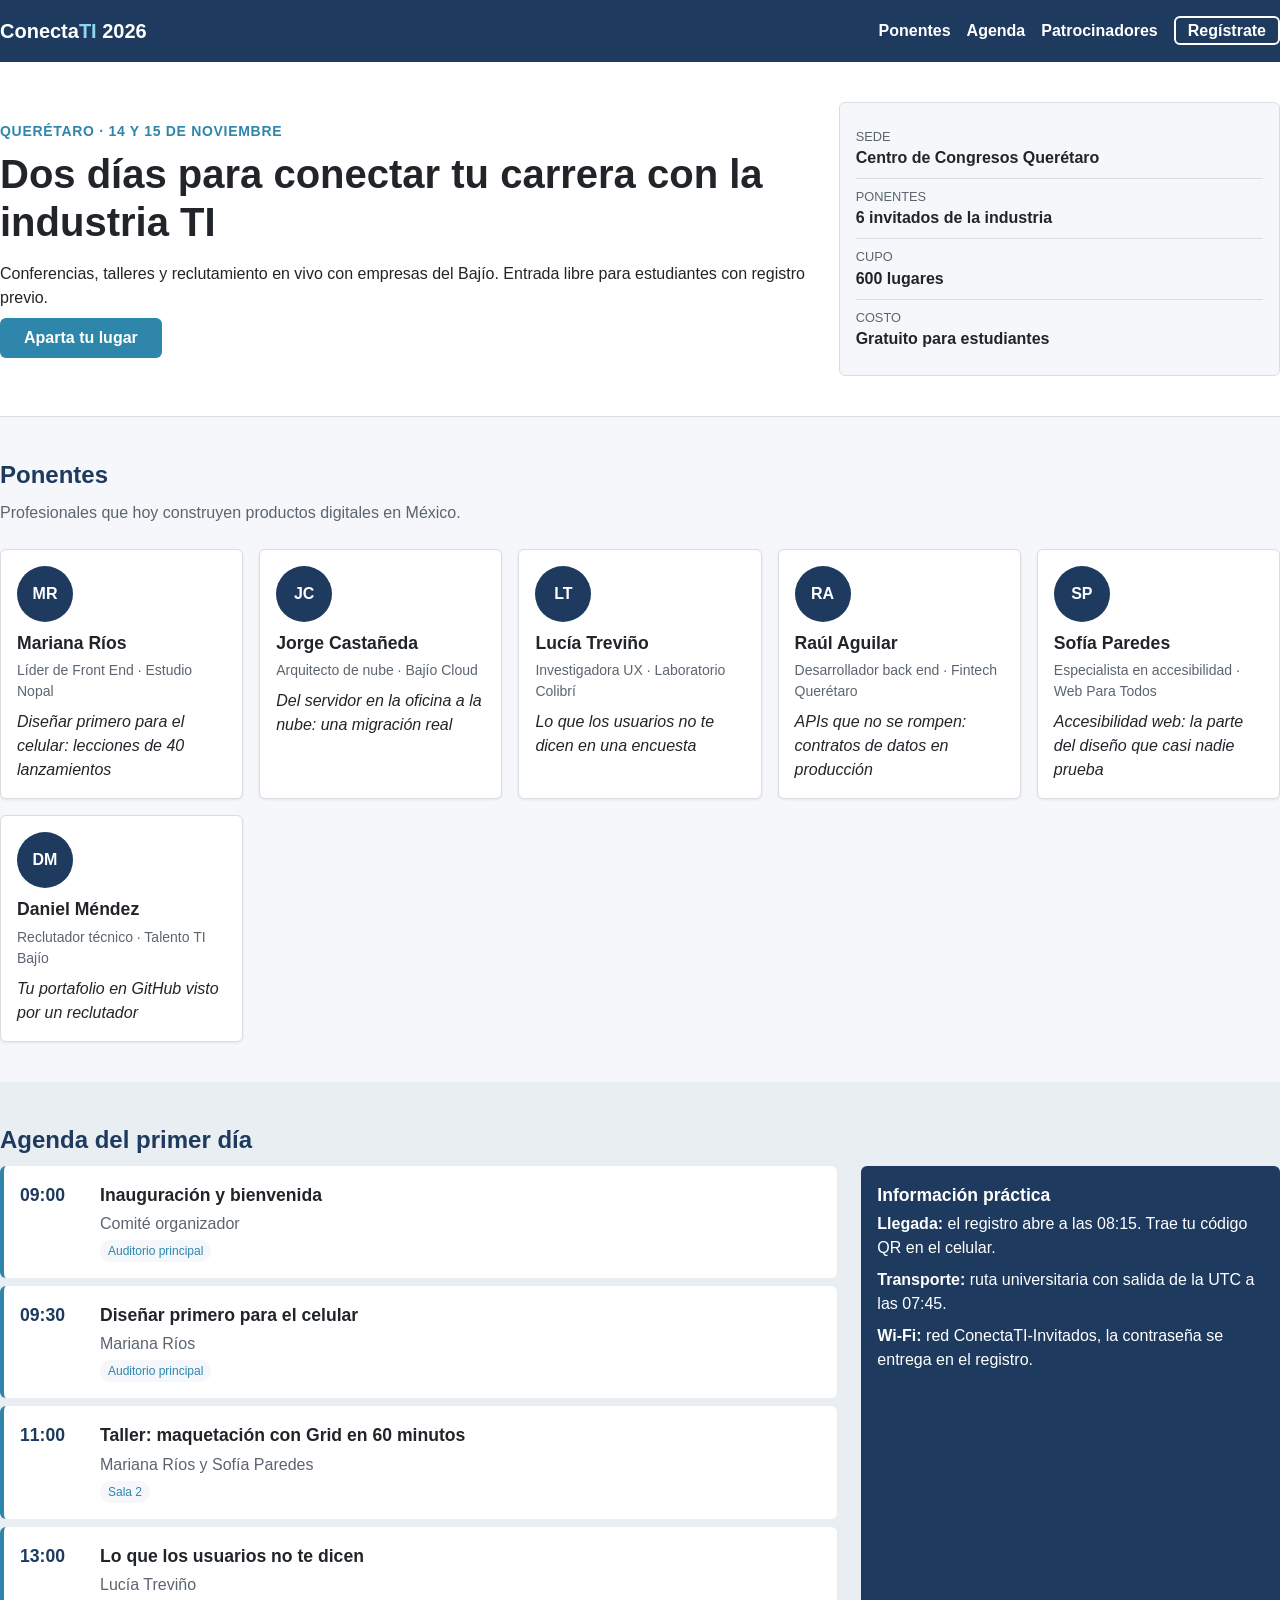
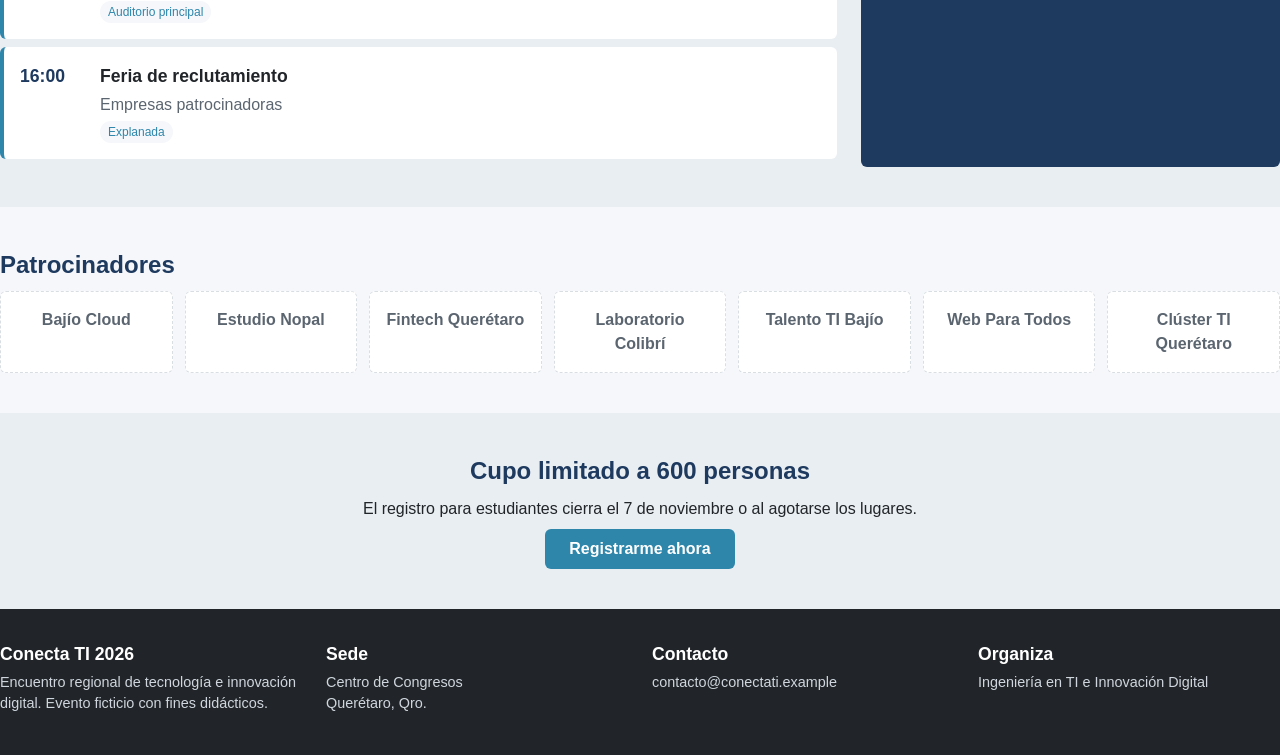
<file: index.html>
<!DOCTYPE html>
<html lang="es">
<head>
  <meta charset="UTF-8">
  <meta name="viewport" content="width=device-width, initial-scale=1.0">
  <title>Conecta TI 2026 · Encuentro de Tecnología e Innovación Digital</title>
  <link rel="stylesheet" href="css/estilos.css">
</head>
<body>

  <header class="encabezado">
    <div class="contenedor encabezado-interno">
      <a class="logotipo" href="#inicio">Conecta<span>TI</span> 2026</a>
      <nav class="menu-principal" aria-label="Navegación principal">
        <ul>
          <li><a href="#ponentes">Ponentes</a></li>
          <li><a href="#agenda">Agenda</a></li>
          <li><a href="#patrocinadores">Patrocinadores</a></li>
          <li><a href="#registro" class="boton-menu">Regístrate</a></li>
        </ul>
      </nav>
    </div>
  </header>

  <main id="inicio">

    <!-- ===== Portada ===== -->
    <section class="portada">
      <div class="contenedor portada-interna">
        <div class="portada-texto">
          <p class="etiqueta">Querétaro · 14 y 15 de noviembre</p>
          <h1>Dos días para conectar tu carrera con la industria TI</h1>
          <p>Conferencias, talleres y reclutamiento en vivo con empresas del Bajío. Entrada libre para estudiantes con registro previo.</p>
          <a href="#registro" class="boton">Aparta tu lugar</a>
        </div>
        <aside class="tarjeta-datos" aria-label="Datos del evento">
          <dl>
            <div class="dato">
              <dt>Sede</dt>
              <dd>Centro de Congresos Querétaro</dd>
            </div>
            <div class="dato">
              <dt>Ponentes</dt>
              <dd>6 invitados de la industria</dd>
            </div>
            <div class="dato">
              <dt>Cupo</dt>
              <dd>600 lugares</dd>
            </div>
            <div class="dato">
              <dt>Costo</dt>
              <dd>Gratuito para estudiantes</dd>
            </div>
          </dl>
        </aside>
      </div>
    </section>

    <!-- ===== Ponentes ===== -->
    <section class="seccion" id="ponentes">
      <div class="contenedor">
        <h2>Ponentes</h2>
        <p class="seccion-intro">Profesionales que hoy construyen productos digitales en México.</p>

        <div class="rejilla-ponentes">
          <article class="tarjeta-ponente">
            <div class="avatar" aria-hidden="true">MR</div>
            <h3 class="tarjeta-ponente-nombre">Mariana Ríos</h3>
            <p class="tarjeta-ponente-cargo">Líder de Front End · Estudio Nopal</p>
            <p class="tarjeta-ponente-tema">Diseñar primero para el celular: lecciones de 40 lanzamientos</p>
          </article>
          <article class="tarjeta-ponente">
            <div class="avatar" aria-hidden="true">JC</div>
            <h3 class="tarjeta-ponente-nombre">Jorge Castañeda</h3>
            <p class="tarjeta-ponente-cargo">Arquitecto de nube · Bajío Cloud</p>
            <p class="tarjeta-ponente-tema">Del servidor en la oficina a la nube: una migración real</p>
          </article>
          <article class="tarjeta-ponente">
            <div class="avatar" aria-hidden="true">LT</div>
            <h3 class="tarjeta-ponente-nombre">Lucía Treviño</h3>
            <p class="tarjeta-ponente-cargo">Investigadora UX · Laboratorio Colibrí</p>
            <p class="tarjeta-ponente-tema">Lo que los usuarios no te dicen en una encuesta</p>
          </article>
          <article class="tarjeta-ponente">
            <div class="avatar" aria-hidden="true">RA</div>
            <h3 class="tarjeta-ponente-nombre">Raúl Aguilar</h3>
            <p class="tarjeta-ponente-cargo">Desarrollador back end · Fintech Querétaro</p>
            <p class="tarjeta-ponente-tema">APIs que no se rompen: contratos de datos en producción</p>
          </article>
          <article class="tarjeta-ponente">
            <div class="avatar" aria-hidden="true">SP</div>
            <h3 class="tarjeta-ponente-nombre">Sofía Paredes</h3>
            <p class="tarjeta-ponente-cargo">Especialista en accesibilidad · Web Para Todos</p>
            <p class="tarjeta-ponente-tema">Accesibilidad web: la parte del diseño que casi nadie prueba</p>
          </article>
          <article class="tarjeta-ponente">
            <div class="avatar" aria-hidden="true">DM</div>
            <h3 class="tarjeta-ponente-nombre">Daniel Méndez</h3>
            <p class="tarjeta-ponente-cargo">Reclutador técnico · Talento TI Bajío</p>
            <p class="tarjeta-ponente-tema">Tu portafolio en GitHub visto por un reclutador</p>
          </article>
        </div>
      </div>
    </section>

    <!-- ===== Agenda (RETO 1 y RETO 2) ===== -->
    <section class="seccion seccion-alterna" id="agenda">
      <div class="contenedor">
        <h2>Agenda del primer día</h2>

        <div class="agenda">
          <ol class="agenda-programa">
            <li class="bloque-horario">
              <time class="bloque-hora" datetime="09:00">09:00</time>
              <div class="bloque-detalle">
                <h3>Inauguración y bienvenida</h3>
                <p>Comité organizador</p>
                <span class="sala">Auditorio principal</span>
              </div>
            </li>
            <li class="bloque-horario">
              <time class="bloque-hora" datetime="09:30">09:30</time>
              <div class="bloque-detalle">
                <h3>Diseñar primero para el celular</h3>
                <p>Mariana Ríos</p>
                <span class="sala">Auditorio principal</span>
              </div>
            </li>
            <li class="bloque-horario">
              <time class="bloque-hora" datetime="11:00">11:00</time>
              <div class="bloque-detalle">
                <h3>Taller: maquetación con Grid en 60 minutos</h3>
                <p>Mariana Ríos y Sofía Paredes</p>
                <span class="sala">Sala 2</span>
              </div>
            </li>
            <li class="bloque-horario">
              <time class="bloque-hora" datetime="13:00">13:00</time>
              <div class="bloque-detalle">
                <h3>Lo que los usuarios no te dicen</h3>
                <p>Lucía Treviño</p>
                <span class="sala">Auditorio principal</span>
              </div>
            </li>
            <li class="bloque-horario">
              <time class="bloque-hora" datetime="16:00">16:00</time>
              <div class="bloque-detalle">
                <h3>Feria de reclutamiento</h3>
                <p>Empresas patrocinadoras</p>
                <span class="sala">Explanada</span>
              </div>
            </li>
          </ol>

          <aside class="agenda-info" aria-label="Información práctica">
            <h3>Información práctica</h3>
            <p><strong>Llegada:</strong> el registro abre a las 08:15. Trae tu código QR en el celular.</p>
            <p><strong>Transporte:</strong> ruta universitaria con salida de la UTC a las 07:45.</p>
            <p><strong>Wi-Fi:</strong> red ConectaTI-Invitados, la contraseña se entrega en el registro.</p>
          </aside>
        </div>
      </div>
    </section>

    <!-- ===== Patrocinadores (RETO 3) ===== -->
    <section class="seccion" id="patrocinadores">
      <div class="contenedor">
        <h2>Patrocinadores</h2>
        <ul class="lista-patrocinadores">
          <li class="logo-patrocinador">Bajío Cloud</li>
          <li class="logo-patrocinador">Estudio Nopal</li>
          <li class="logo-patrocinador">Fintech Querétaro</li>
          <li class="logo-patrocinador">Laboratorio Colibrí</li>
          <li class="logo-patrocinador">Talento TI Bajío</li>
          <li class="logo-patrocinador">Web Para Todos</li>
          <li class="logo-patrocinador">Clúster TI Querétaro</li>
        </ul>
      </div>
    </section>

    <!-- ===== Registro ===== -->
    <section class="seccion seccion-alterna" id="registro">
      <div class="contenedor">
        <div class="llamado-registro">
          <h2>Cupo limitado a 600 personas</h2>
          <p>El registro para estudiantes cierra el 7 de noviembre o al agotarse los lugares.</p>
          <a href="#registro" class="boton">Registrarme ahora</a>
        </div>
      </div>
    </section>

  </main>

  <!-- ===== Pie de página (RETO 4) ===== -->
  <footer class="pie">
    <div class="contenedor pie-columnas">
      <div class="pie-bloque">
        <h3>Conecta TI 2026</h3>
        <p>Encuentro regional de tecnología e innovación digital. Evento ficticio con fines didácticos.</p>
      </div>
      <div class="pie-bloque">
        <h3>Sede</h3>
        <p>Centro de Congresos<br>Querétaro, Qro.</p>
      </div>
      <div class="pie-bloque">
        <h3>Contacto</h3>
        <p>contacto@conectati.example</p>
      </div>
      <div class="pie-bloque">
        <h3>Organiza</h3>
        <p>Ingeniería en TI e Innovación Digital</p>
      </div>
    </div>
  </footer>

</body>
</html>
</file>
<file: css/estilos.css>
/* =========================================================
   Conecta TI 2026 · Hoja de estilos base (kit de inicio U2S05)
   Esta hoja ya trae la "piel" del sitio: colores, tipografía,
   bordes y espaciados (lo que trabajaste en U2S04).
   Lo que NO trae es la maquetación: todo se apila en una sola
   columna. Tu trabajo en esta sesión es la maquetación responsiva.
   ========================================================= */

/* ===== 1. Variables de marca ===== */
:root {
  --color-primario: #1e3a5f;
  --color-acento: #2e86ab;
  --color-texto: #212529;
  --color-texto-suave: #5b6570;
  --color-fondo: #f5f7fa;
  --color-superficie: #ffffff;
  --color-borde: #d9dee3;
  --fuente-base: "Segoe UI", Arial, sans-serif;
  --espaciado-base: 8px;
  --radio: 6px;
}

/* ===== 2. Reset mínimo ===== */
*,
*::before,
*::after {
  box-sizing: border-box;
}

body {
  margin: 0;
  font-family: var(--fuente-base);
  color: var(--color-texto);
  background-color: var(--color-fondo);
  line-height: 1.5;
}

img {
  max-width: 100%;
  display: block;
}

/* ===== 3. Tipografía general ===== */
h1 {
  font-size: 2rem;
  line-height: 1.2;
  margin: 0 0 calc(var(--espaciado-base) * 2);
}

h2 {
  font-size: 1.5rem;
  color: var(--color-primario);
  margin: 0 0 var(--espaciado-base);
}

h3 {
  font-size: 1.1rem;
  margin: 0 0 4px;
}

p {
  margin: 0 0 var(--espaciado-base);
}


/* ===== 5. Componentes (piel, sin maquetación) ===== */
/* ---------- Base móvil (sin media query) ---------- */

.encabezado-interno {
  display: flex;
  flex-wrap: wrap;               /* en celular el menú baja a una segunda línea */
  justify-content: space-between;
  align-items: center;
  gap: var(--espaciado-base);
}
.portada-interna {
  display: flex;
  flex-direction: column;
  gap: calc(var(--espaciado-base) * 3);
}
.rejilla-ponentes {
  display: grid;
  grid-template-columns: repeat(auto-fit, minmax(240px, 1fr));
  gap: calc(var(--espaciado-base) * 2);
}
.menu-principal ul {
  display: flex;
  flex-wrap: wrap;
  gap: calc(var(--espaciado-base) * 2);
  align-items: center;
}
/* Encabezado */
.encabezado {
  background-color: var(--color-primario);
  color: white;
  padding: calc(var(--espaciado-base) * 2) 0;
}

.logotipo {
  color: white;
  font-size: 1.25rem;
  font-weight: bold;
  text-decoration: none;
}

.logotipo span {
  color: #8fd3ee;
}

.menu-principal ul {
  list-style: none;
  margin: 0;
  padding: 0;
}

.menu-principal a {
  color: white;
  text-decoration: none;
  font-weight: 600;
}

.menu-principal a:hover {
  text-decoration: underline;
}

.boton-menu {
  border: 2px solid white;
  border-radius: var(--radio);
  padding: 4px 12px;
}

/* Botón general */
.boton {
  display: inline-block;
  background-color: var(--color-acento);
  color: white;
  text-decoration: none;
  font-weight: bold;
  padding: var(--espaciado-base) calc(var(--espaciado-base) * 3);
  border-radius: var(--radio);
}

.boton:hover {
  background-color: var(--color-primario);
}

/* Portada */
.portada {
  background-color: var(--color-superficie);
  padding: calc(var(--espaciado-base) * 5) 0;
  border-bottom: 1px solid var(--color-borde);
}

.etiqueta {
  display: inline-block;
  color: var(--color-acento);
  font-weight: bold;
  font-size: 0.875rem;
  text-transform: uppercase;
  letter-spacing: 0.05em;
}

.tarjeta-datos {
  background-color: var(--color-fondo);
  border: 1px solid var(--color-borde);
  border-radius: var(--radio);
  padding: calc(var(--espaciado-base) * 2);
}

.tarjeta-datos dl {
  margin: 0;
}

.dato {
  padding: var(--espaciado-base) 0;
  border-bottom: 1px solid var(--color-borde);
}

.dato:last-child {
  border-bottom: none;
}

.dato dt {
  font-size: 0.8rem;
  color: var(--color-texto-suave);
  text-transform: uppercase;
}

.dato dd {
  margin: 0;
  font-weight: 600;
}

/* Secciones */
.seccion {
  padding: calc(var(--espaciado-base) * 5) 0;
}

.seccion-alterna {
  background-color: #e9eef3;
}

.seccion-intro {
  color: var(--color-texto-suave);
  margin-bottom: calc(var(--espaciado-base) * 3);
}

/* Tarjeta de ponente */
.tarjeta-ponente {
  background-color: var(--color-superficie);
  border: 1px solid var(--color-borde);
  border-radius: var(--radio);
  padding: calc(var(--espaciado-base) * 2);
  box-shadow: 0 1px 3px rgba(0, 0, 0, 0.08);
}

.avatar {
  width: 56px;
  height: 56px;
  border-radius: 50%;
  background-color: var(--color-primario);
  color: white;
  font-weight: bold;
  display: grid;
  place-items: center;
  margin-bottom: var(--espaciado-base);
}

.tarjeta-ponente-cargo {
  font-size: 0.875rem;
  color: var(--color-texto-suave);
}

.tarjeta-ponente-tema {
  font-style: italic;
  margin: 0;
}

/* Agenda */
.agenda-programa {
  list-style: none;
  margin: 0;
  padding: 0;
}

.bloque-horario {
  background-color: var(--color-superficie);
  border-left: 4px solid var(--color-acento);
  border-radius: var(--radio);
  padding: calc(var(--espaciado-base) * 2);
  margin-bottom: var(--espaciado-base);
}

.bloque-hora {
  font-weight: bold;
  font-size: 1.1rem;
  color: var(--color-primario);
}

.bloque-detalle p {
  color: var(--color-texto-suave);
  margin: 0;
}

.sala {
  display: inline-block;
  font-size: 0.75rem;
  background-color: var(--color-fondo);
  color: var(--color-acento);
  padding: 2px 8px;
  border-radius: 12px;
  margin-top: 4px;
}

.agenda-info {
  background-color: var(--color-primario);
  color: white;
  border-radius: var(--radio);
  padding: calc(var(--espaciado-base) * 2);
}

/* Patrocinadores */
.lista-patrocinadores {
  list-style: none;
  margin: 0;
  padding: 0;
}

.logo-patrocinador {
  background-color: var(--color-superficie);
  border: 1px dashed var(--color-borde);
  border-radius: var(--radio);
  padding: calc(var(--espaciado-base) * 2);
  text-align: center;
  font-weight: bold;
  color: var(--color-texto-suave);
}

/* Registro */
.llamado-registro {
  text-align: center;
}

/* Pie de página */
.pie {
  background-color: var(--color-texto);
  color: #cfd6dd;
  padding: calc(var(--espaciado-base) * 4) 0;
  font-size: 0.9rem;
}

.pie h3 {
  color: white;
}

/* ===== 6. Maquetación responsiva (Parte B · Retos) ===== */

/* ---------- Base móvil (375px en adelante, sin media query) ---------- */
.agenda {
  display: grid;
  grid-template-columns: 1fr;
  grid-template-areas:
    "info"
    "programa";
  gap: calc(var(--espaciado-base) * 3);
}

.agenda-programa {
  grid-area: programa;
  min-width: 0;
}

.agenda-info {
  grid-area: info;
  min-width: 0;
}

.bloque-horario {
  display: flex;
  flex-direction: column;
  gap: 6px;
}

.lista-patrocinadores {
  display: flex;
  flex-wrap: wrap;
  gap: calc(var(--espaciado-base) * 1.5);
}

.lista-patrocinadores > * {
  flex: 1 1 140px;
}

.pie-columnas {
  display: grid;
  grid-template-columns: 1fr;
  gap: calc(var(--espaciado-base) * 3);
}

/* ---------- Tableta: 768px en adelante ---------- */
@media (min-width: 768px) {
  h1 {
    font-size: 2.5rem;
  }

  .portada-interna {
    flex-direction: row;
    align-items: center;
  }

  .portada-texto {
    flex: 2;
  }

  .tarjeta-datos {
    flex: 1;
  }

  .bloque-horario {
    flex-direction: row;
    align-items: baseline;
    gap: calc(var(--espaciado-base) * 2);
  }

  .bloque-hora {
    flex: 0 0 64px;
  }

  .pie-columnas {
    grid-template-columns: repeat(2, 1fr);
  }
}

/* ---------- Escritorio: 1024px en adelante ---------- */
@media (min-width: 1024px) {
  .agenda {
    grid-template-columns: 2fr 1fr;
    grid-template-areas: "programa info";
  }

  .pie-columnas {
    grid-template-columns: repeat(4, 1fr);
  }
}
</file>
